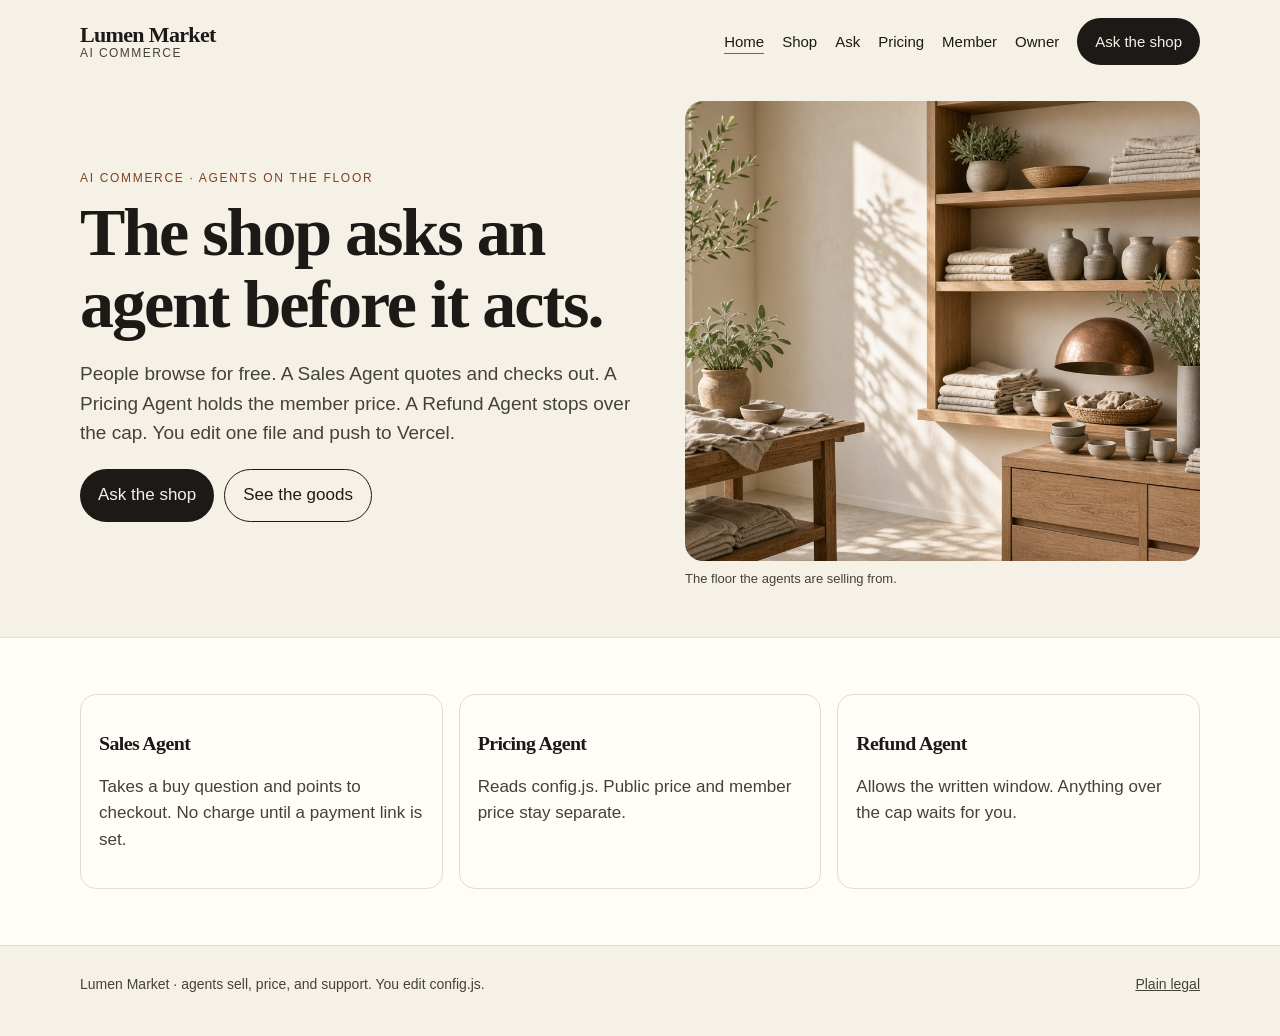
<file: index.html>
<!DOCTYPE html>
<html lang="en">
<head>
  <meta charset="utf-8">
  <meta name="viewport" content="width=device-width, initial-scale=1">
  <title>Lumen Market · AI commerce</title>
  <meta name="description" content="A small AI commerce shop. Agents sell, price, and support. You edit config.js and push.">
  <link rel="stylesheet" href="/css/site.css">
</head>
<body data-page="home">
  <main>
    <section class="wrap hero">
      <div>
        <p class="kicker">AI commerce · agents on the floor</p>
        <h1>The shop asks an agent before it acts.</h1>
        <p class="lede">People browse for free. A Sales Agent quotes and checks out. A Pricing Agent holds the member price. A Refund Agent stops over the cap. You edit one file and push to Vercel.</p>
        <div class="actions">
          <a class="btn" href="/ask.html">Ask the shop</a>
          <a class="btn secondary" href="/shop.html">See the goods</a>
        </div>
      </div>
      <figure>
        <img src="/images/hero.jpg" alt="Sunlit shop shelves with linen, ceramic, and a copper lamp">
        <figcaption>The floor the agents are selling from.</figcaption>
      </figure>
    </section>
    <section class="band">
      <div class="wrap section grid-3">
        <article class="card"><h3>Sales Agent</h3><p class="muted">Takes a buy question and points to checkout. No charge until a payment link is set.</p></article>
        <article class="card"><h3>Pricing Agent</h3><p class="muted">Reads config.js. Public price and member price stay separate.</p></article>
        <article class="card"><h3>Refund Agent</h3><p class="muted">Allows the written window. Anything over the cap waits for you.</p></article>
      </div>
    </section>
  </main>
  <script src="/config.js"></script>
  <script src="/js/site.js"></script>
</body>
</html>
</file>
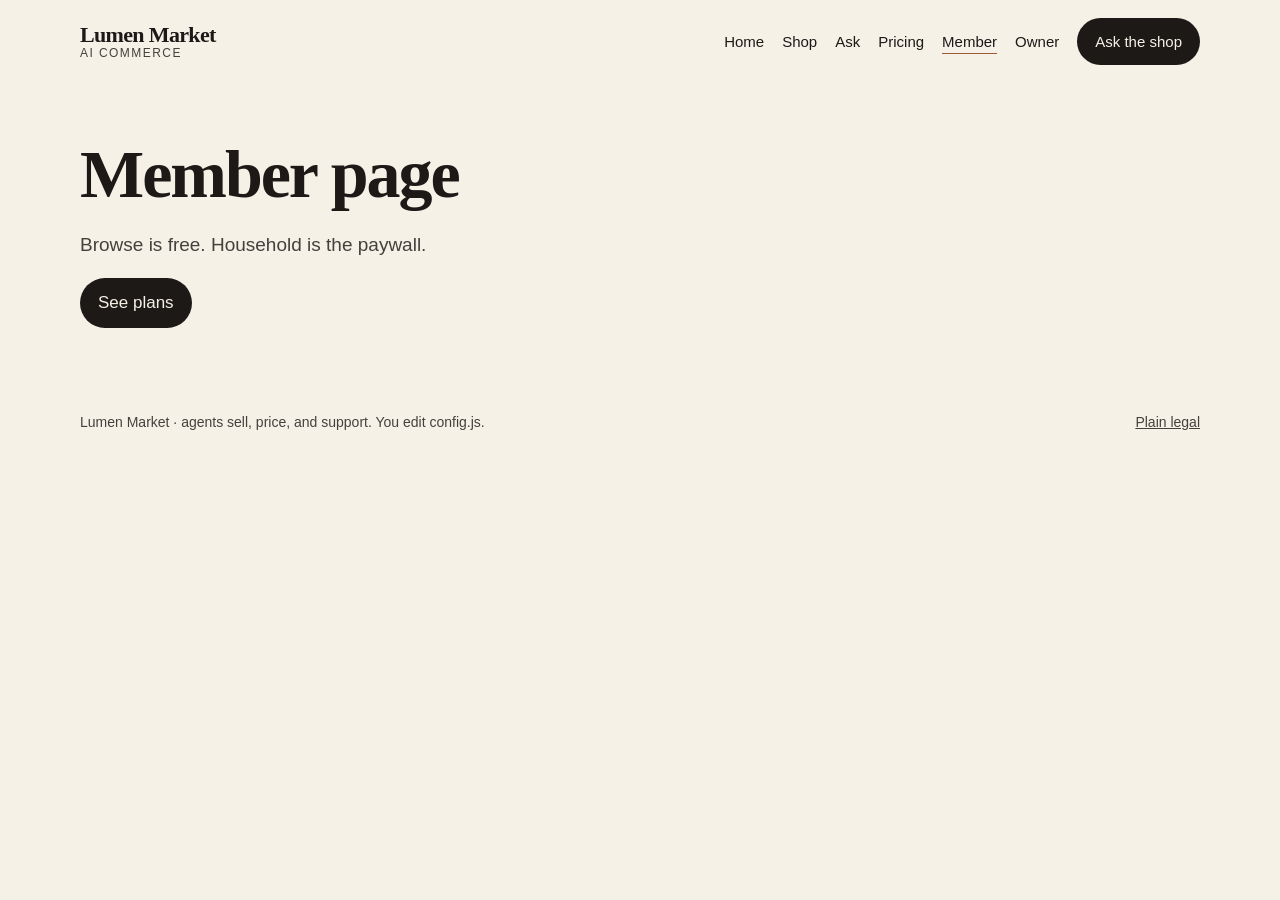
<file: account.html>
<!DOCTYPE html>
<html lang="en">
<head>
  <meta charset="utf-8">
  <meta name="viewport" content="width=device-width, initial-scale=1">
  <title>Member page · Lumen Market</title>
  <link rel="stylesheet" href="/css/site.css">
</head>
<body data-page="account">
  <main class="wrap section" data-account></main>
  <script src="/config.js"></script>
  <script src="/js/site.js"></script>
</body>
</html>
</file>
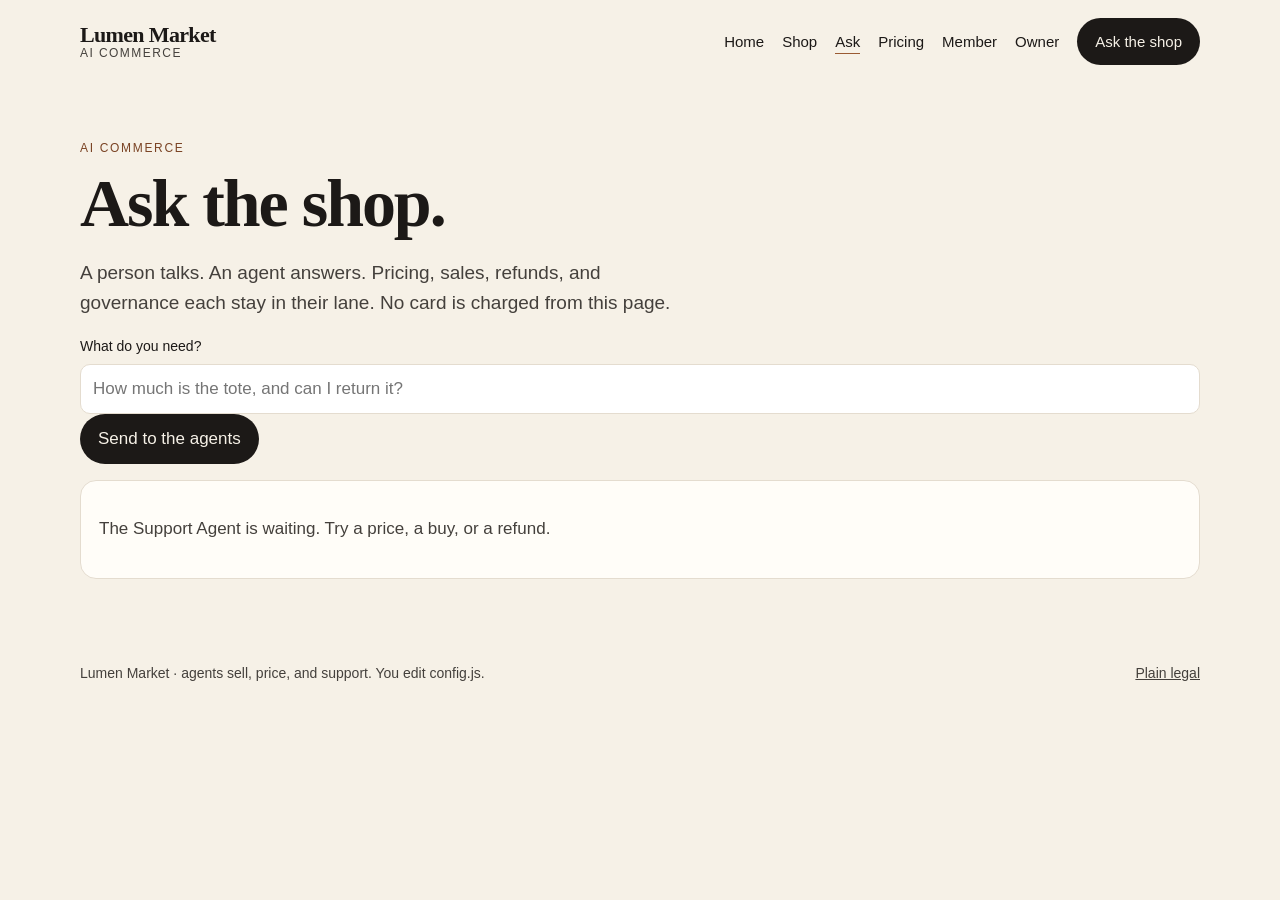
<file: ask.html>
<!DOCTYPE html>
<html lang="en">
<head>
  <meta charset="utf-8">
  <meta name="viewport" content="width=device-width, initial-scale=1">
  <title>Ask the shop · Lumen Market</title>
  <link rel="stylesheet" href="/css/site.css">
</head>
<body data-page="ask">
  <main class="wrap section">
    <p class="kicker">AI commerce</p>
    <h1>Ask the shop.</h1>
    <p class="lede">A person talks. An agent answers. Pricing, sales, refunds, and governance each stay in their lane. No card is charged from this page.</p>
    <form data-ask>
      <label>What do you need?</label>
      <input name="message" required placeholder="How much is the tote, and can I return it?">
      <button class="btn" type="submit">Send to the agents</button>
    </form>
    <article class="card" data-reply style="margin-top:16px">
      <p class="muted">The Support Agent is waiting. Try a price, a buy, or a refund.</p>
    </article>
  </main>
  <script src="/config.js"></script>
  <script src="/js/site.js"></script>
</body>
</html>
</file>
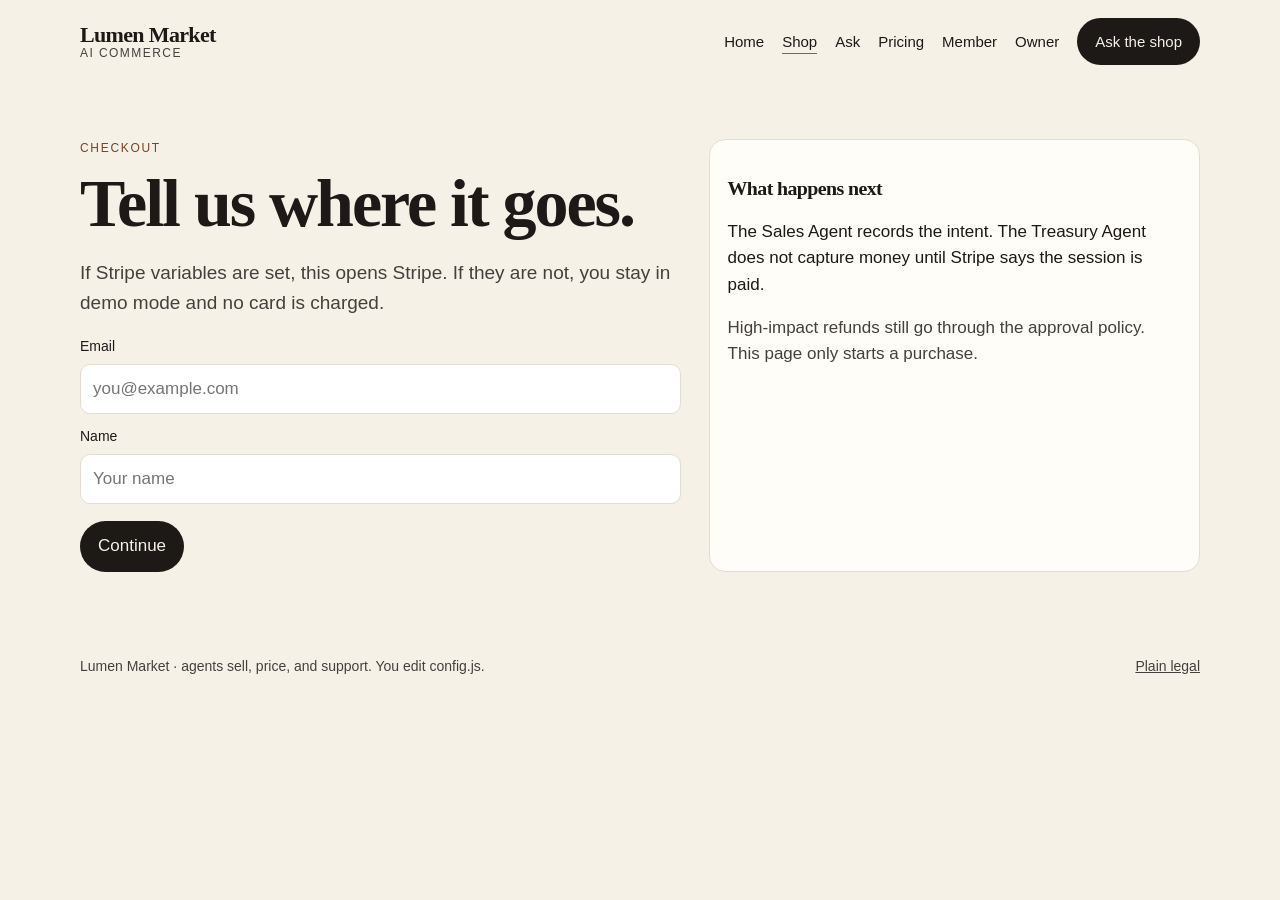
<file: checkout.html>
<!DOCTYPE html>
<html lang="en">
<head>
  <meta charset="utf-8">
  <meta name="viewport" content="width=device-width, initial-scale=1">
  <title>Checkout · Lumen Market</title>
  <link rel="stylesheet" href="/css/site.css">
</head>
<body data-page="shop">
  <main class="wrap section">
    <form class="split" data-checkout>
      <div>
        <p class="kicker">Checkout</p>
        <h1>Tell us where it goes.</h1>
        <p class="lede">If Stripe variables are set, this opens Stripe. If they are not, you stay in demo mode and no card is charged.</p>
        <label>Email</label>
        <input name="email" type="email" required placeholder="you@example.com">
        <label>Name</label>
        <input name="name" required placeholder="Your name">
        <input type="hidden" name="sku">
        <input type="hidden" name="plan">
        <p data-error class="bad"></p>
        <button class="btn" type="submit">Continue</button>
      </div>
      <aside class="card">
        <h3>What happens next</h3>
        <p>The Sales Agent records the intent. The Treasury Agent does not capture money until Stripe says the session is paid.</p>
        <p class="muted">High-impact refunds still go through the approval policy. This page only starts a purchase.</p>
      </aside>
    </form>
  </main>
  <script src="/config.js"></script>
  <script src="/js/site.js"></script>
</body>
</html>
</file>
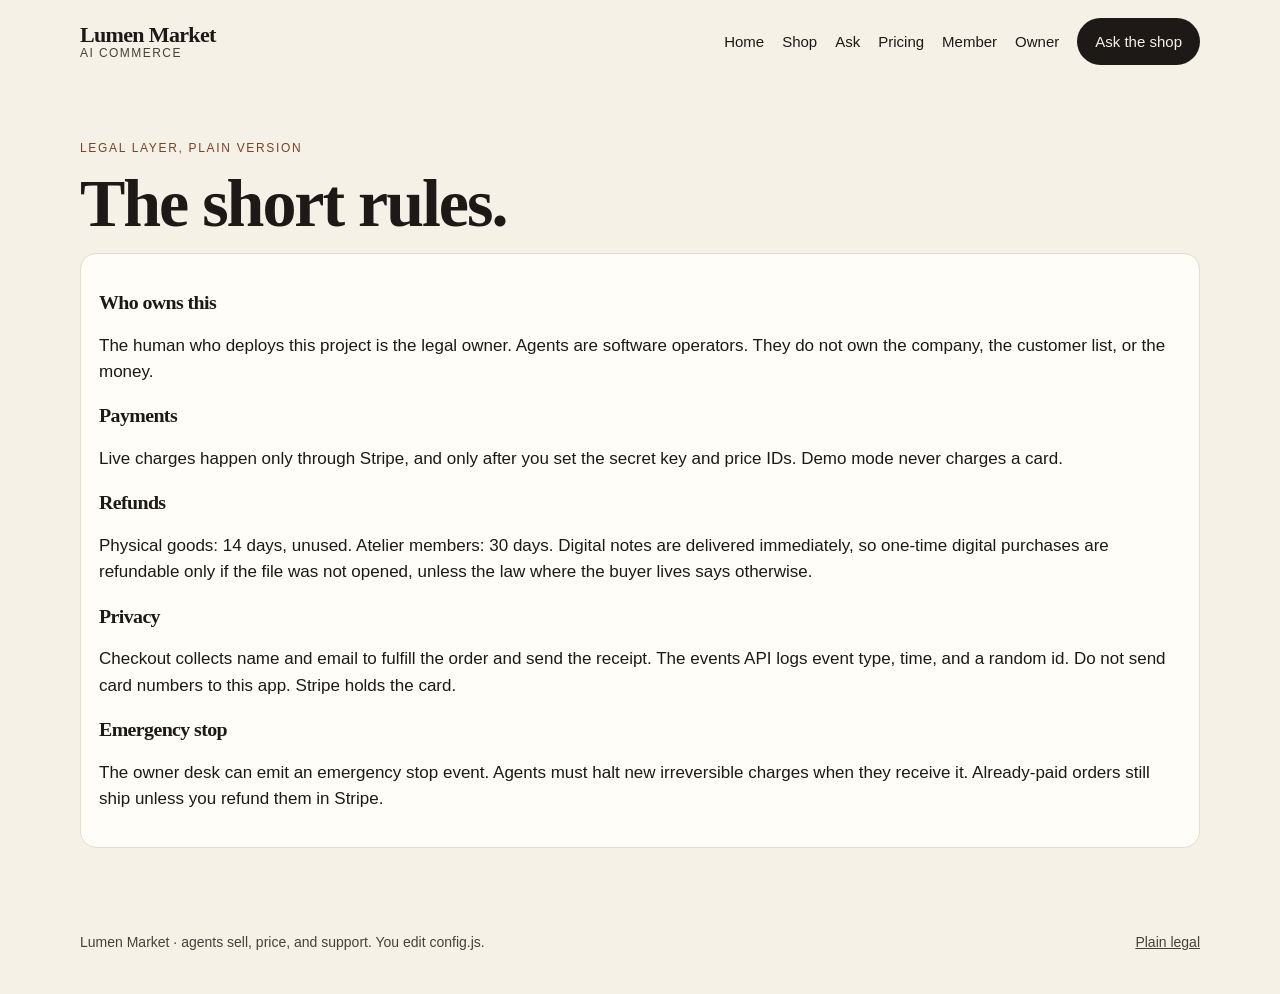
<file: legal.html>
<!DOCTYPE html>
<html lang="en">
<head>
  <meta charset="utf-8">
  <meta name="viewport" content="width=device-width, initial-scale=1">
  <title>Plain legal · Lumen Market</title>
  <link rel="stylesheet" href="/css/site.css">
</head>
<body data-page="legal">
  <main class="wrap section">
    <p class="kicker">Legal layer, plain version</p>
    <h1>The short rules.</h1>
    <article class="card">
      <h3>Who owns this</h3>
      <p>The human who deploys this project is the legal owner. Agents are software operators. They do not own the company, the customer list, or the money.</p>
      <h3>Payments</h3>
      <p>Live charges happen only through Stripe, and only after you set the secret key and price IDs. Demo mode never charges a card.</p>
      <h3>Refunds</h3>
      <p>Physical goods: 14 days, unused. Atelier members: 30 days. Digital notes are delivered immediately, so one-time digital purchases are refundable only if the file was not opened, unless the law where the buyer lives says otherwise.</p>
      <h3>Privacy</h3>
      <p>Checkout collects name and email to fulfill the order and send the receipt. The events API logs event type, time, and a random id. Do not send card numbers to this app. Stripe holds the card.</p>
      <h3>Emergency stop</h3>
      <p>The owner desk can emit an emergency stop event. Agents must halt new irreversible charges when they receive it. Already-paid orders still ship unless you refund them in Stripe.</p>
    </article>
  </main>
  <script src="/config.js"></script>
  <script src="/js/site.js"></script>
</body>
</html>
</file>
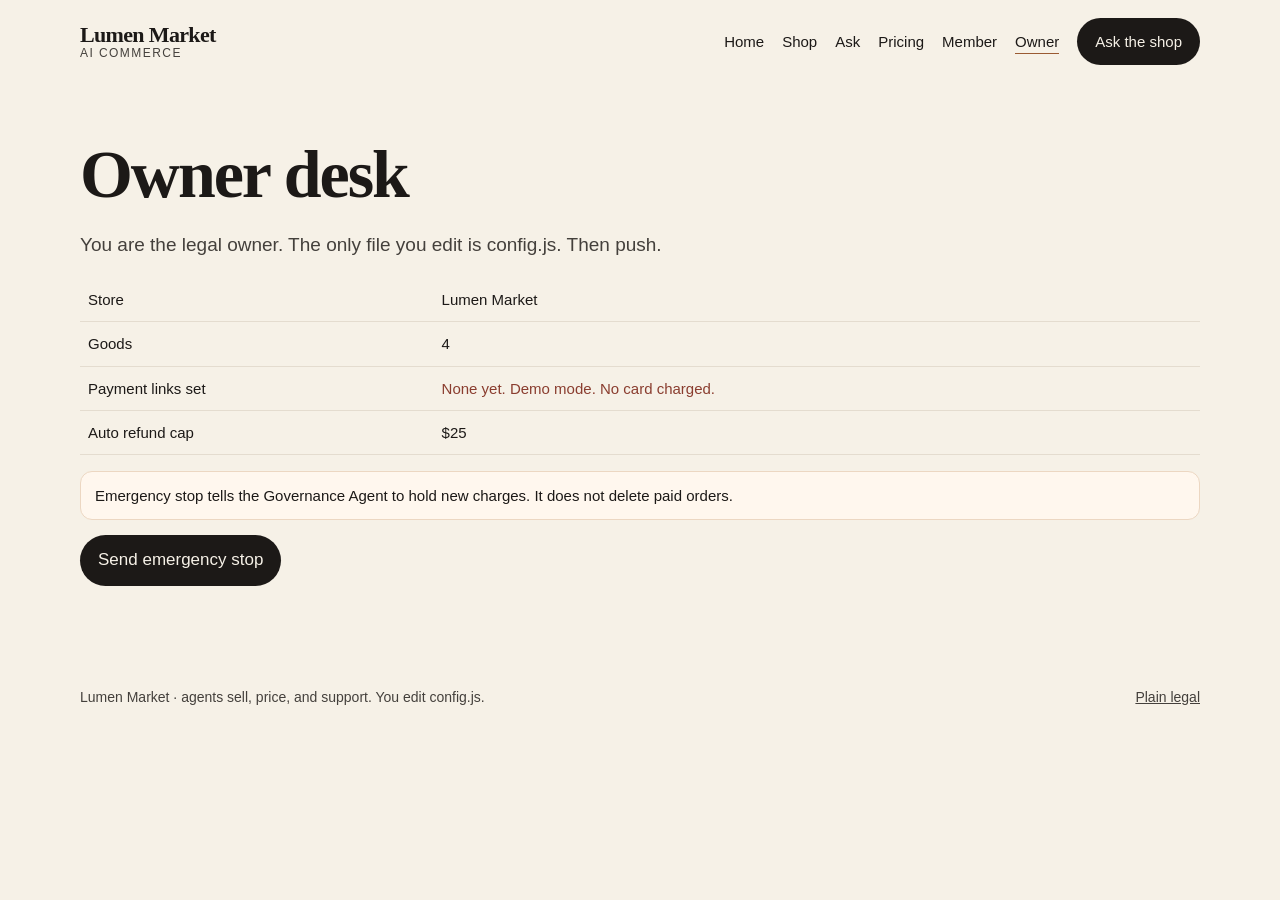
<file: owner.html>
<!DOCTYPE html>
<html lang="en">
<head>
  <meta charset="utf-8">
  <meta name="viewport" content="width=device-width, initial-scale=1">
  <title>Owner desk · Lumen Market</title>
  <link rel="stylesheet" href="/css/site.css">
</head>
<body data-page="owner">
  <main class="wrap section" data-owner></main>
  <script src="/config.js"></script>
  <script src="/js/site.js"></script>
</body>
</html>
</file>
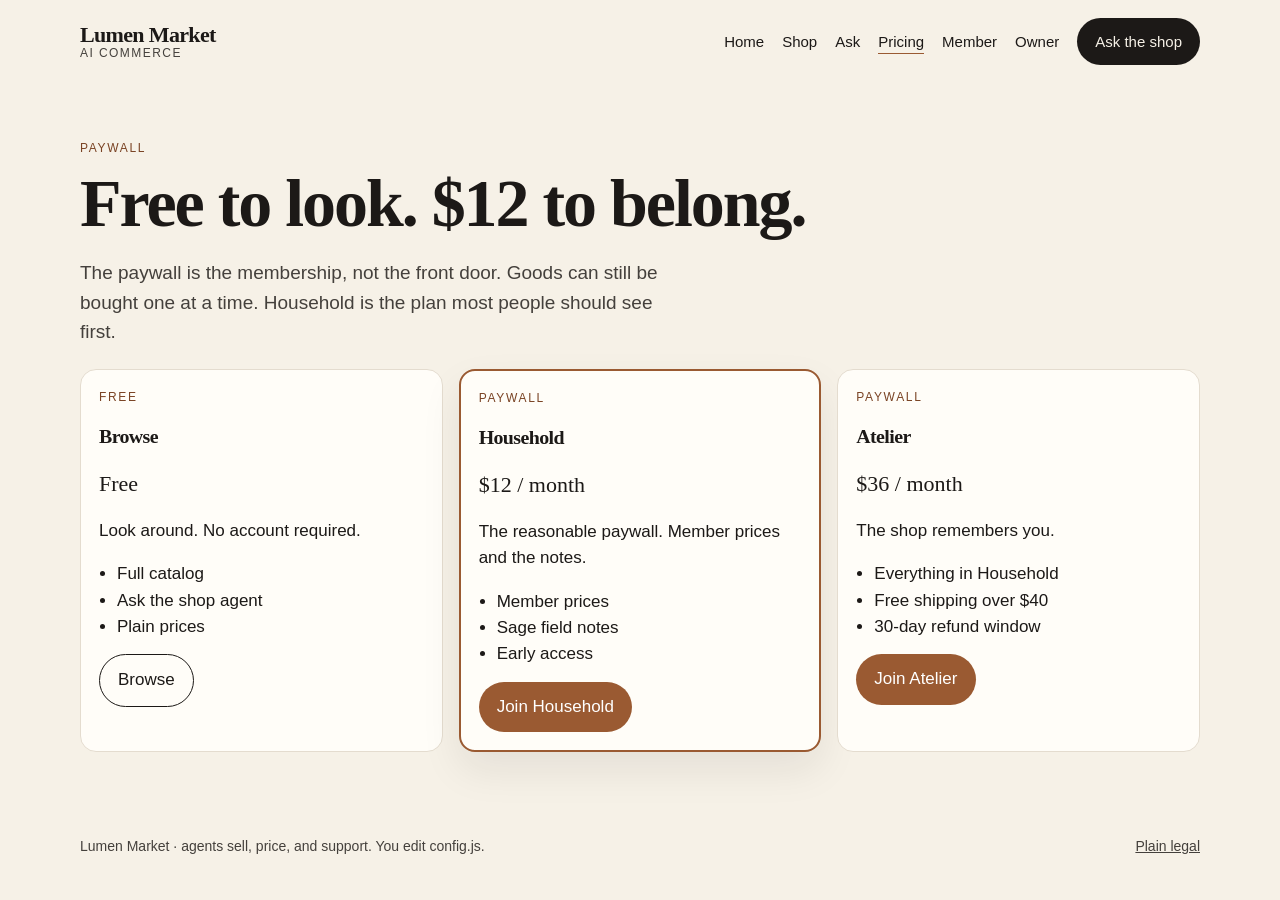
<file: pricing.html>
<!DOCTYPE html>
<html lang="en">
<head>
  <meta charset="utf-8">
  <meta name="viewport" content="width=device-width, initial-scale=1">
  <title>Pricing · Lumen Market</title>
  <link rel="stylesheet" href="/css/site.css">
</head>
<body data-page="pricing">
  <main class="wrap section">
    <p class="kicker">Paywall</p>
    <h1>Free to look. $12 to belong.</h1>
    <p class="lede">The paywall is the membership, not the front door. Goods can still be bought one at a time. Household is the plan most people should see first.</p>
    <div class="plans" data-plans style="margin-top:22px"></div>
  </main>
  <script src="/config.js"></script>
  <script src="/js/site.js"></script>
</body>
</html>
</file>
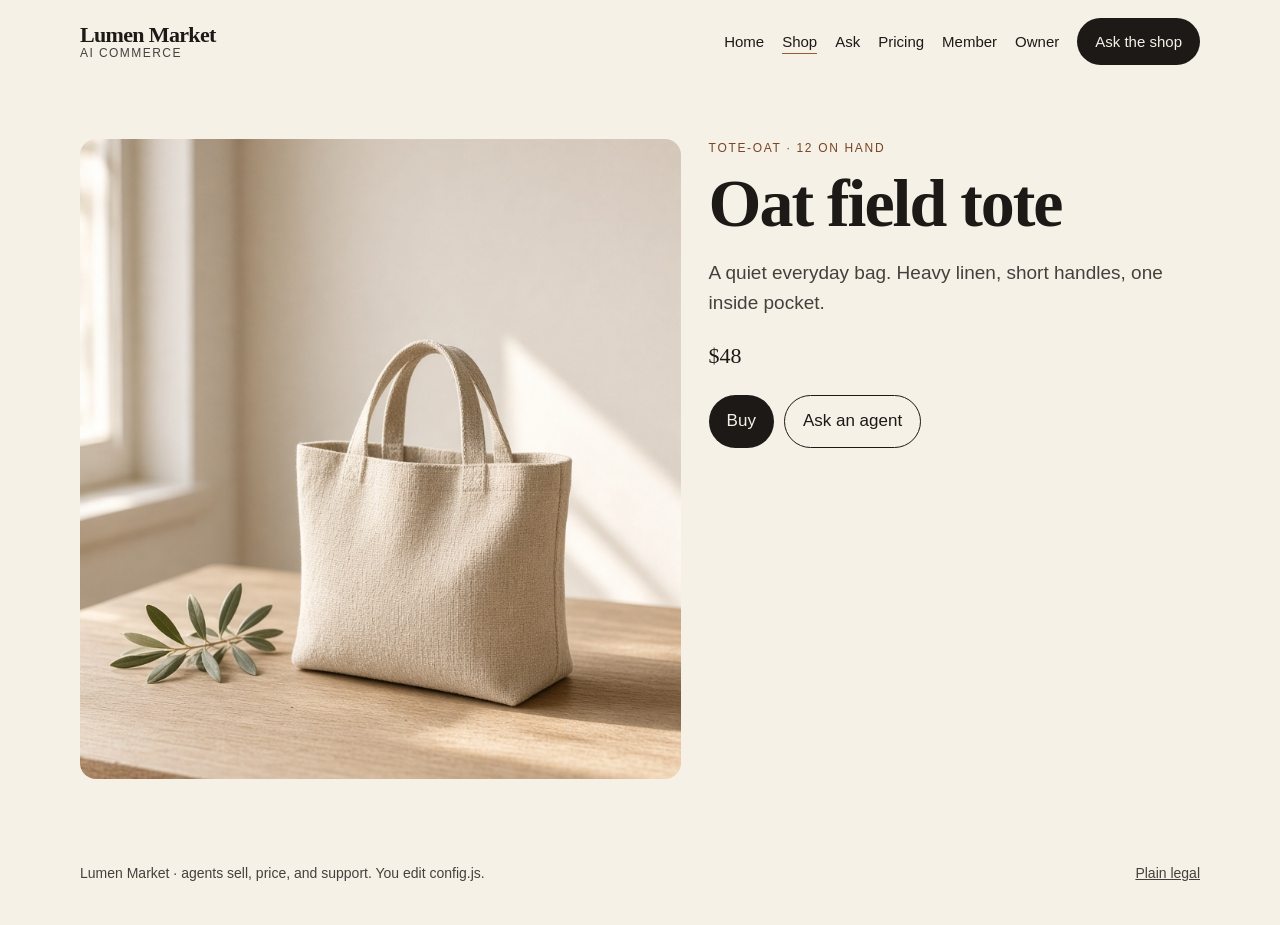
<file: product.html>
<!DOCTYPE html>
<html lang="en">
<head>
  <meta charset="utf-8">
  <meta name="viewport" content="width=device-width, initial-scale=1">
  <title>Product · Lumen Market</title>
  <link rel="stylesheet" href="/css/site.css">
</head>
<body data-page="shop">
  <main class="wrap section" data-product></main>
  <script src="/config.js"></script>
  <script src="/js/site.js"></script>
</body>
</html>
</file>
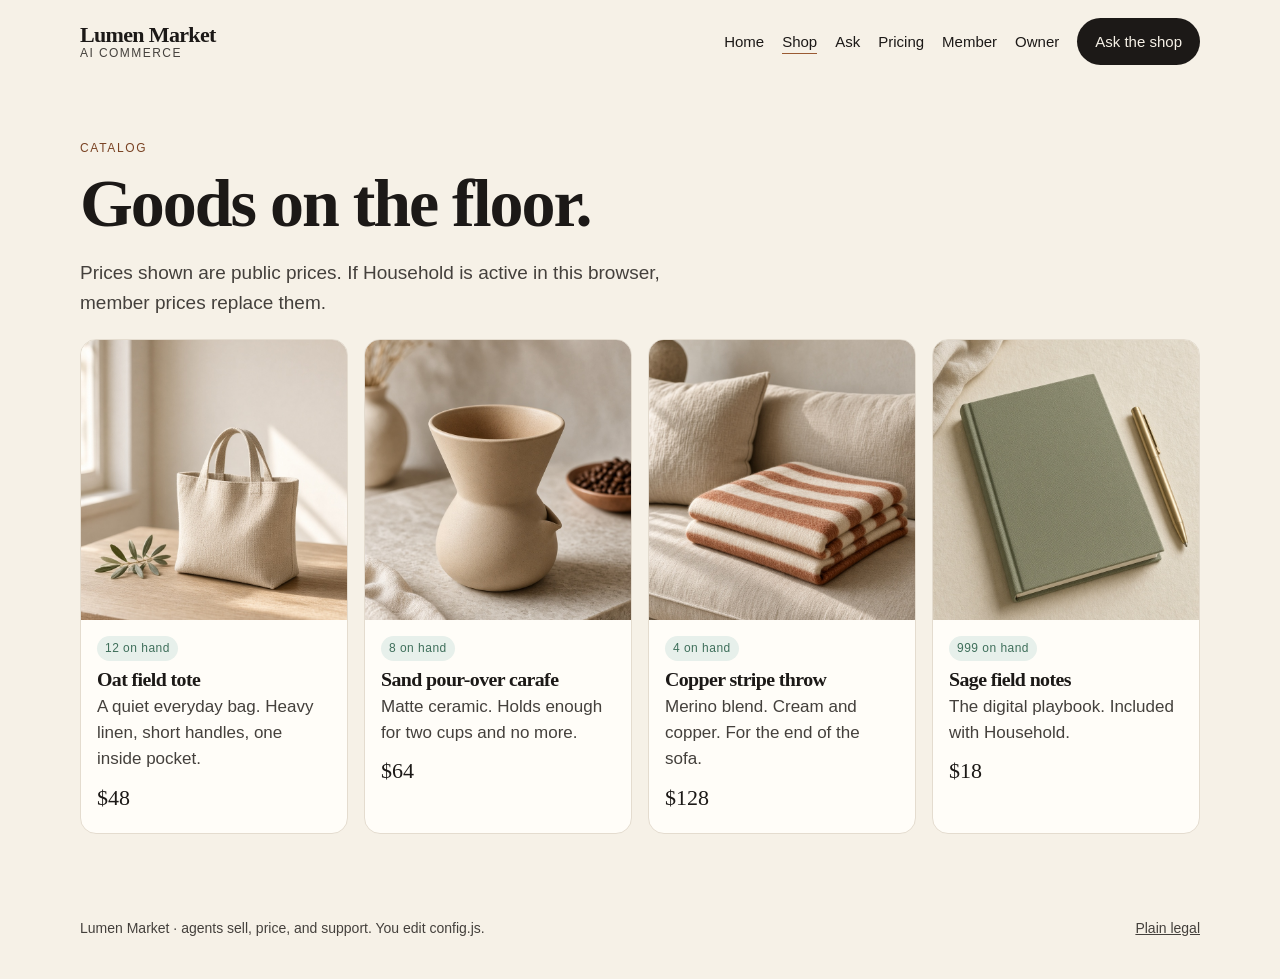
<file: shop.html>
<!DOCTYPE html>
<html lang="en">
<head>
  <meta charset="utf-8">
  <meta name="viewport" content="width=device-width, initial-scale=1">
  <title>Shop · Lumen Market</title>
  <link rel="stylesheet" href="/css/site.css">
</head>
<body data-page="shop">
  <main class="wrap section">
    <p class="kicker">Catalog</p>
    <h1>Goods on the floor.</h1>
    <p class="lede">Prices shown are public prices. If Household is active in this browser, member prices replace them.</p>
    <div class="grid-4" data-shop style="margin-top:22px"></div>
  </main>
  <script src="/config.js"></script>
  <script src="/js/site.js"></script>
</body>
</html>
</file>
<file: css/site.css>
:root {
  --ink: #1c1917;
  --ink-soft: #44403c;
  --cream: #f6f1e7;
  --paper: #fffdf8;
  --line: #e4dccf;
  --copper: #9a5a32;
  --copper-deep: #7a4324;
  --sage: #3f6f5b;
  --sage-soft: #e7f0eb;
  --warn: #8a3d2f;
  --shadow: 0 18px 40px rgba(28, 25, 23, 0.08);
  --serif: "Iowan Old Style", "Palatino Linotype", Palatino, Georgia, serif;
  --sans: "Avenir Next", "Segoe UI", Helvetica, Arial, sans-serif;
}

* { box-sizing: border-box; }
html { scroll-behavior: smooth; }
body {
  margin: 0;
  background: var(--cream);
  color: var(--ink);
  font-family: var(--sans);
  font-size: 17px;
  line-height: 1.55;
}
img { max-width: 100%; display: block; }
a { color: inherit; }
button, input, select { font: inherit; }

.wrap { width: min(1120px, calc(100% - 32px)); margin: 0 auto; }
.nav {
  display: flex;
  align-items: center;
  justify-content: space-between;
  padding: 18px 0;
  gap: 16px;
}
.brand { text-decoration: none; display: flex; flex-direction: column; line-height: 1.1; }
.brand strong { font-family: var(--serif); font-size: 22px; font-weight: 600; letter-spacing: -0.03em; }
.brand span { font-size: 12px; letter-spacing: 0.12em; text-transform: uppercase; color: var(--ink-soft); }
.links { display: flex; gap: 18px; align-items: center; flex-wrap: wrap; }
.links a { text-decoration: none; font-size: 15px; }
.links a[aria-current="page"] { border-bottom: 1px solid var(--copper); }
.btn {
  display: inline-flex;
  align-items: center;
  justify-content: center;
  gap: 8px;
  background: var(--ink);
  color: var(--cream);
  text-decoration: none;
  border: 0;
  border-radius: 999px;
  padding: 12px 18px;
  cursor: pointer;
}
.btn.secondary { background: transparent; color: var(--ink); border: 1px solid var(--ink); }
.btn.copper { background: var(--copper); color: white; }
.btn:disabled { opacity: 0.55; cursor: not-allowed; }

.hero {
  display: grid;
  grid-template-columns: 1.05fr 0.95fr;
  gap: 36px;
  align-items: center;
  padding: 18px 0 48px;
}
.kicker { letter-spacing: 0.14em; text-transform: uppercase; font-size: 12px; color: var(--copper-deep); margin: 0 0 10px; }
h1, h2, h3 { font-family: var(--serif); font-weight: 560; letter-spacing: -0.03em; line-height: 1.05; }
h1 { font-size: clamp(40px, 6vw, 68px); margin: 0 0 14px; }
h2 { font-size: clamp(28px, 4vw, 40px); margin: 0 0 10px; }
.lede { font-size: 19px; color: var(--ink-soft); max-width: 38rem; }
.hero figure { margin: 0; }
.hero img { width: 100%; height: 460px; object-fit: cover; border-radius: 18px; }
.hero figcaption { font-size: 13px; color: var(--ink-soft); margin-top: 8px; }
.actions { display: flex; gap: 10px; flex-wrap: wrap; margin-top: 22px; }

.band { background: var(--paper); border-top: 1px solid var(--line); border-bottom: 1px solid var(--line); }
.grid-3, .grid-4, .plans { display: grid; gap: 16px; }
.grid-3 { grid-template-columns: repeat(3, 1fr); }
.grid-4 { grid-template-columns: repeat(4, 1fr); }
.plans { grid-template-columns: repeat(3, 1fr); }
.card, .plan, .product {
  background: var(--paper);
  border: 1px solid var(--line);
  border-radius: 16px;
  overflow: hidden;
}
.card, .plan { padding: 18px; }
.product img { height: 280px; width: 100%; object-fit: cover; }
.product .pad, .pad { padding: 14px 16px 18px; }
.price { font-family: var(--serif); font-size: 22px; }
.muted { color: var(--ink-soft); }
.tag {
  display: inline-block;
  background: var(--sage-soft);
  color: var(--sage);
  border-radius: 999px;
  padding: 3px 8px;
  font-size: 12px;
  letter-spacing: 0.04em;
}
.section { padding: 56px 0; }
.plan.featured { border: 2px solid var(--copper); box-shadow: var(--shadow); }
ul.clean { padding-left: 18px; margin: 10px 0 0; }
.notice {
  background: #fff7ee;
  border: 1px solid #ecd7c2;
  border-radius: 12px;
  padding: 12px 14px;
  font-size: 15px;
}
.split { display: grid; grid-template-columns: 1.1fr 0.9fr; gap: 28px; }
label { display: block; font-size: 14px; margin: 12px 0 6px; }
input, select {
  width: 100%;
  border: 1px solid var(--line);
  background: white;
  border-radius: 10px;
  padding: 11px 12px;
}
.table { width: 100%; border-collapse: collapse; font-size: 15px; }
.table th, .table td { text-align: left; padding: 10px 8px; border-bottom: 1px solid var(--line); }
footer.site {
  padding: 28px 0 40px;
  color: var(--ink-soft);
  font-size: 14px;
  display: flex;
  justify-content: space-between;
  gap: 12px;
  flex-wrap: wrap;
}
.ok { color: var(--sage); }
.bad { color: var(--warn); }
@media (max-width: 860px) {
  .hero, .split, .grid-3, .grid-4, .plans { grid-template-columns: 1fr; }
  .hero img, .product img { height: 280px; }
}
</file>
